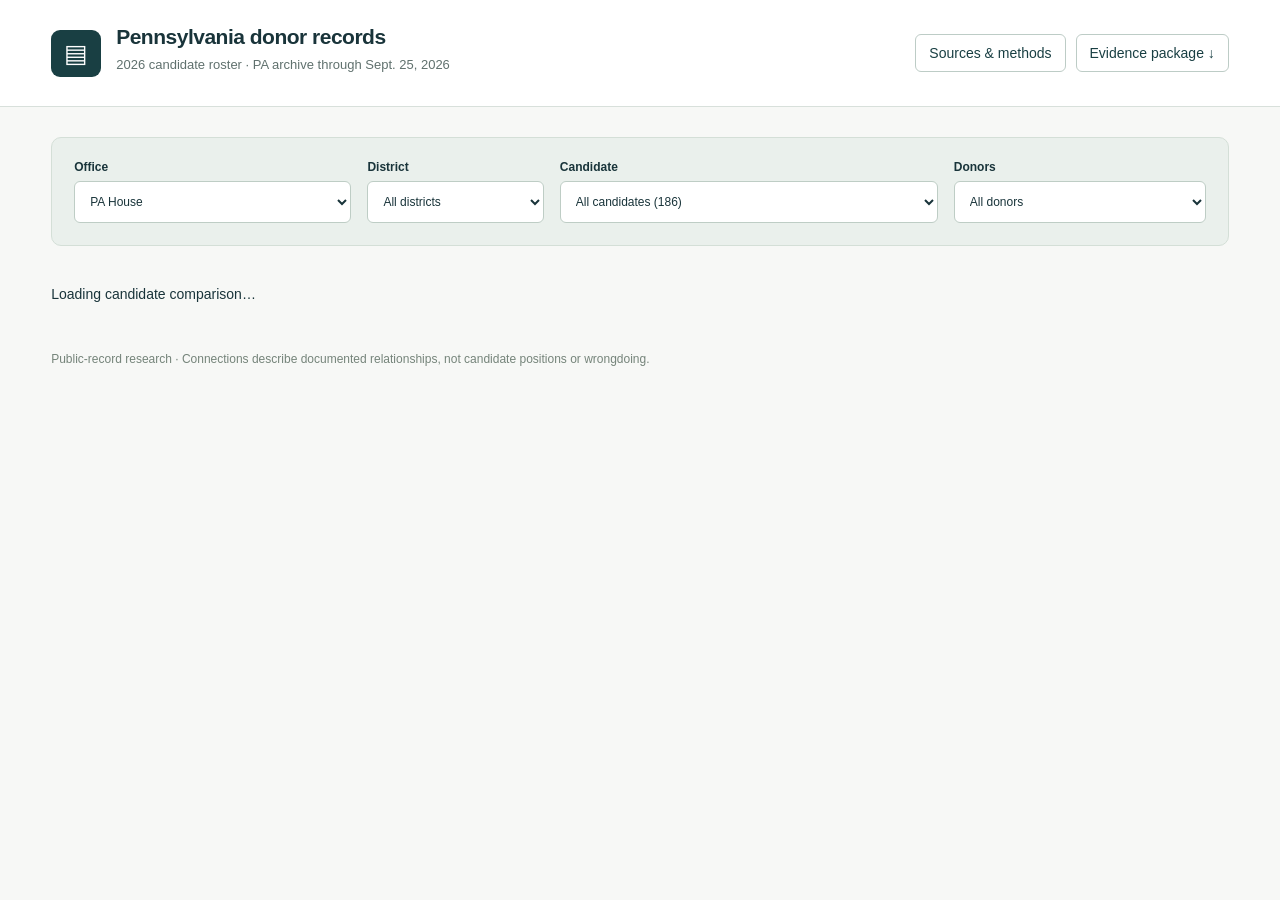
<file: index.html>
<!doctype html>
<html lang="en">
  <head>
    <meta charset="utf-8">
    <meta name="viewport" content="width=device-width, initial-scale=1">
    <meta http-equiv="refresh" content="0; url=docs/">
    <title>Pennsylvania Democratic Candidate Donor Explorer</title>
    <link rel="canonical" href="docs/">
  </head>
  <body>
    <p><a href="docs/">Open the Pennsylvania Democratic Candidate Donor Explorer</a>.</p>
  </body>
</html>
</file>
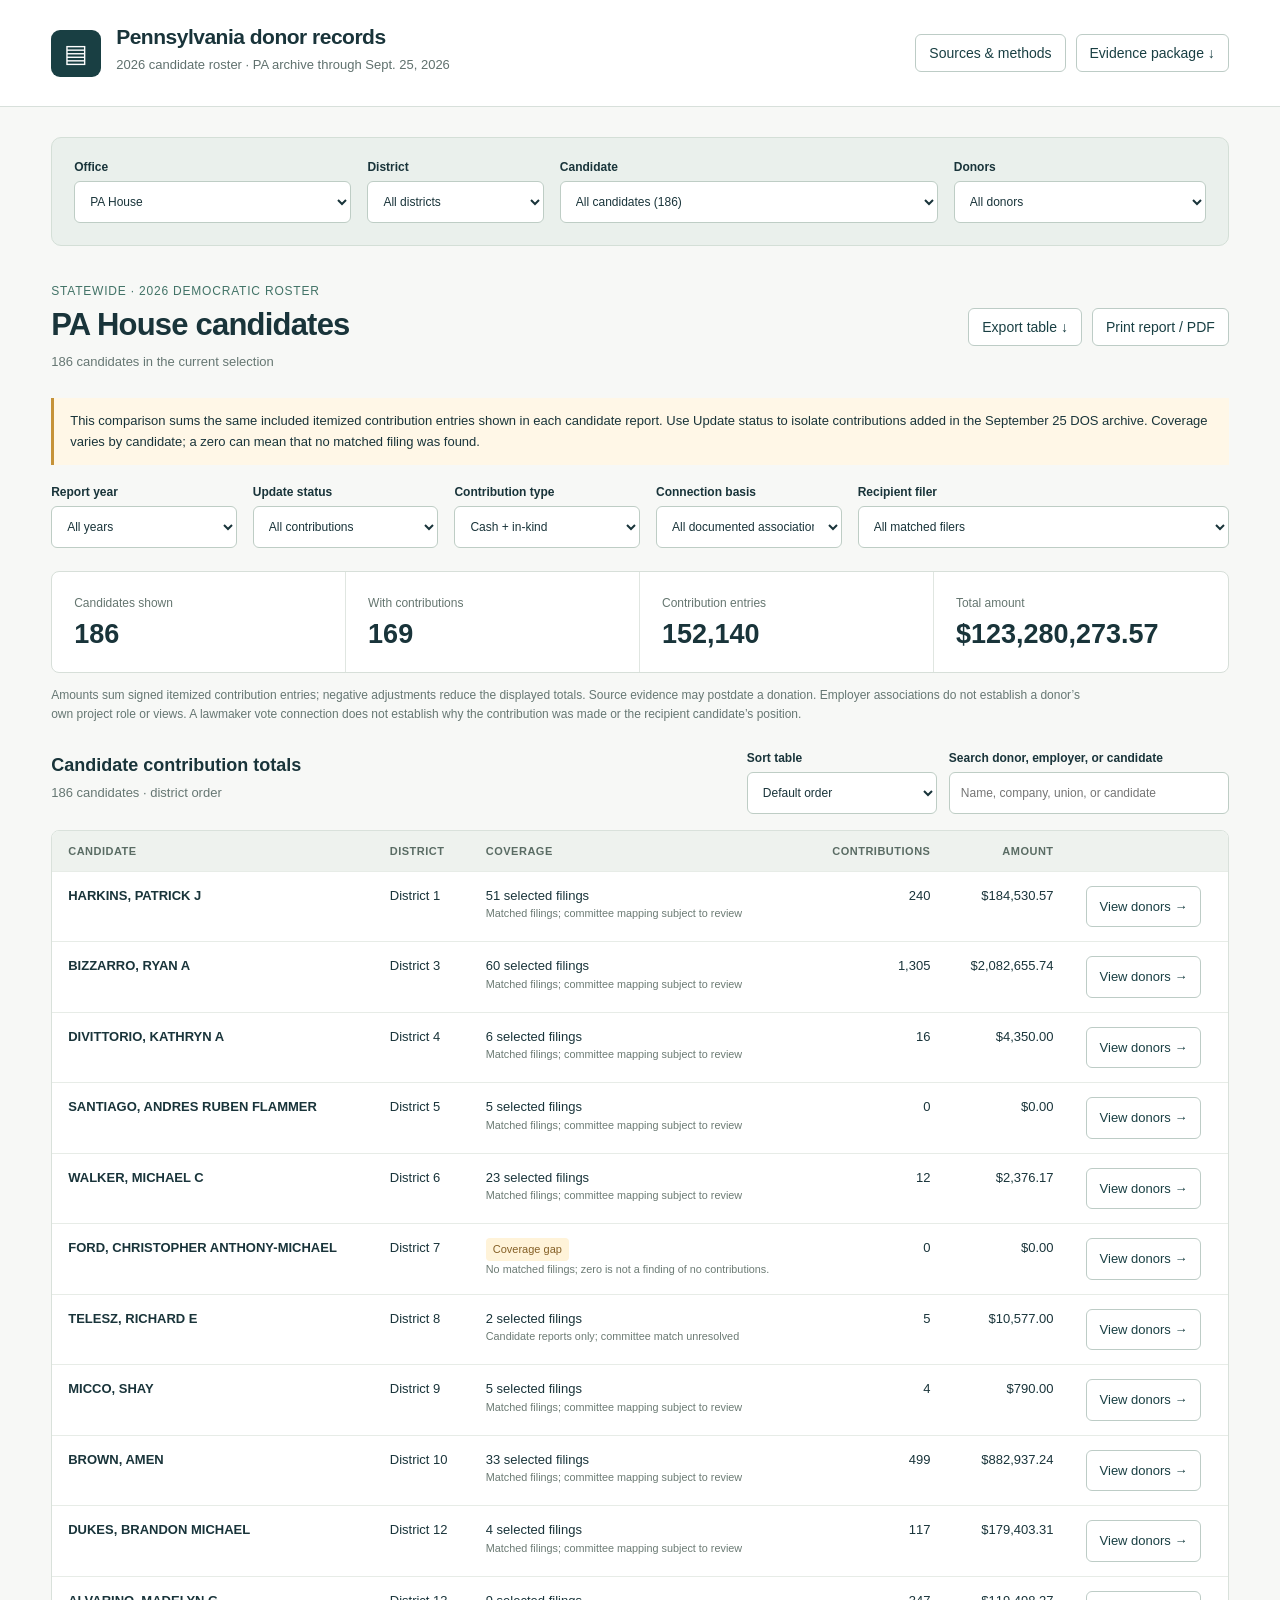
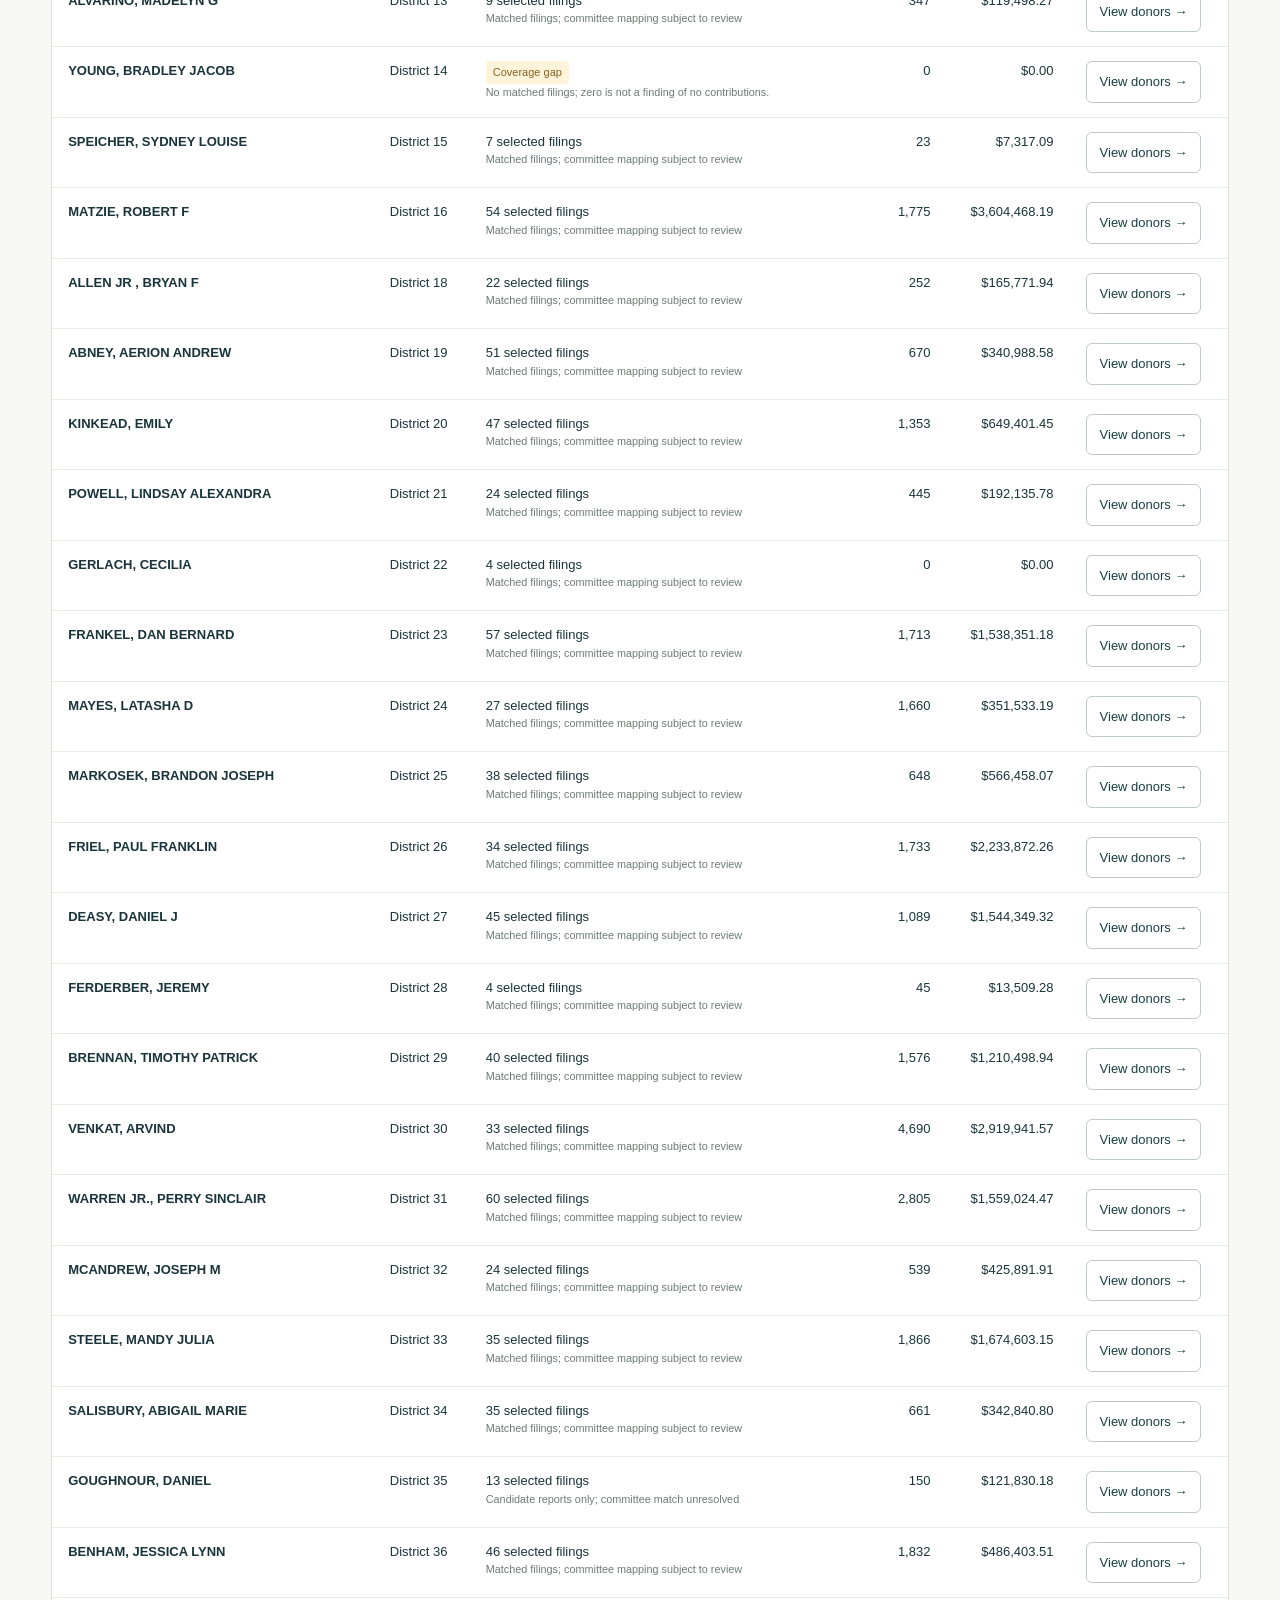
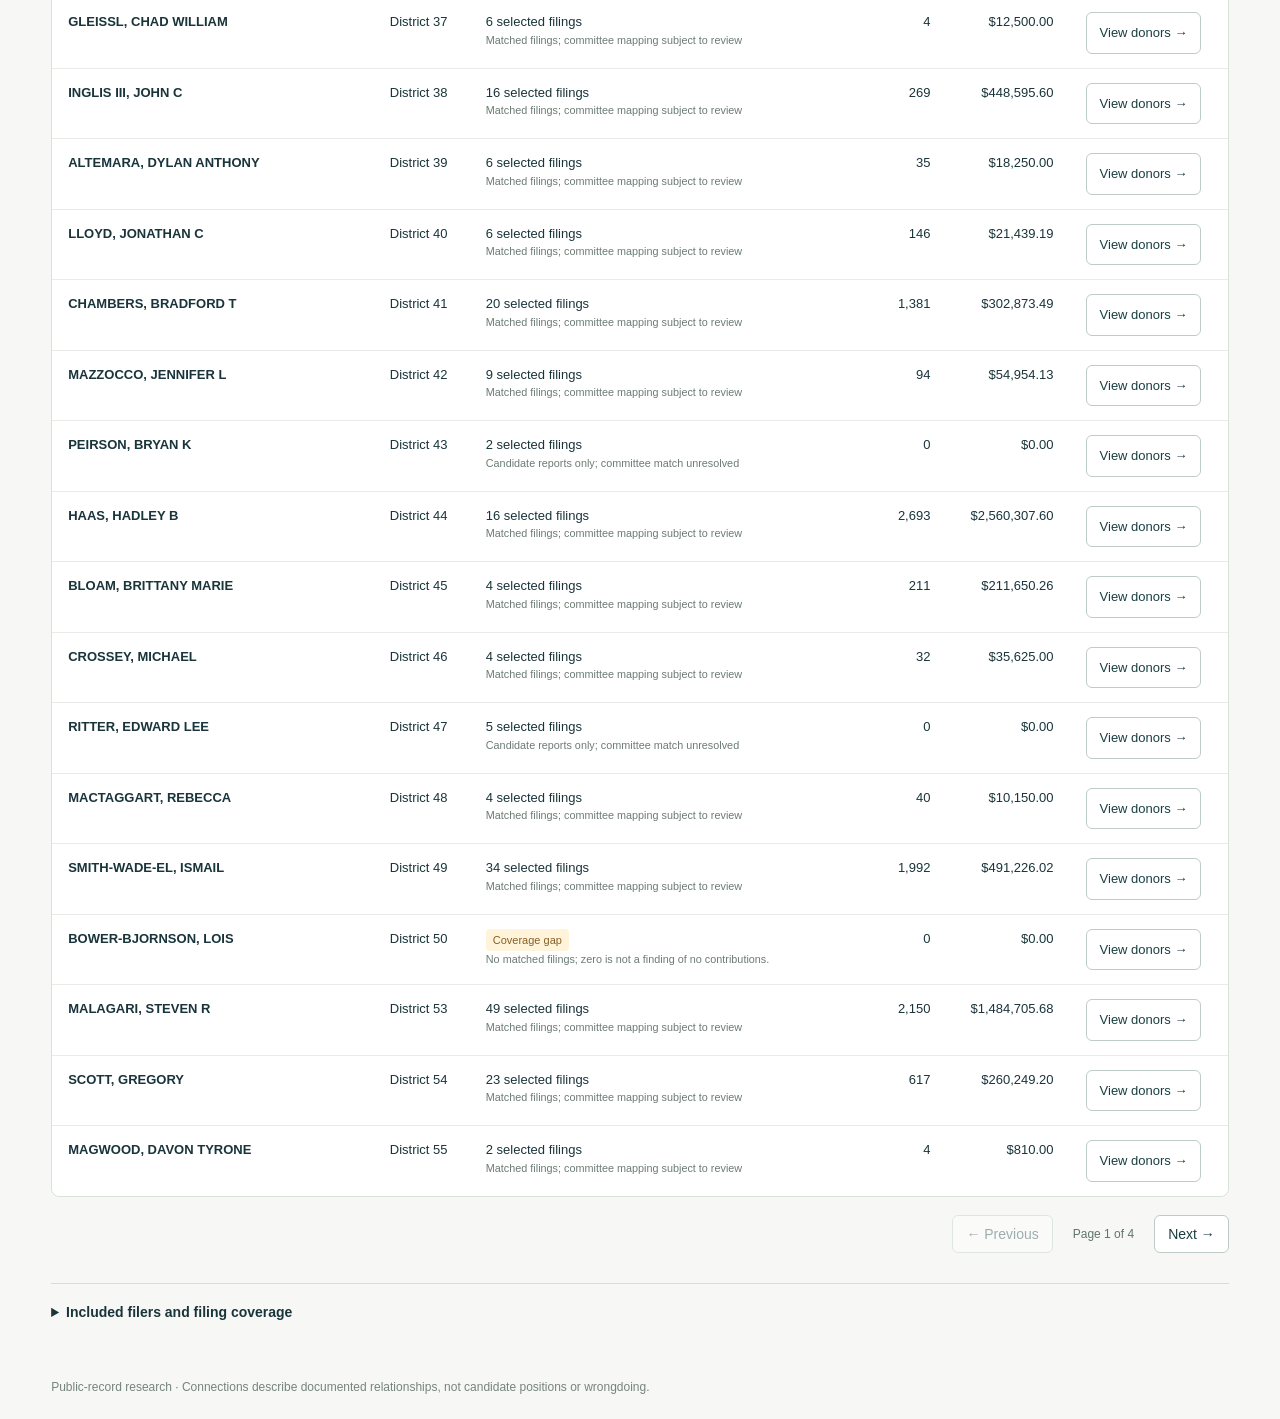
<file: docs/index.html>
<!doctype html><html lang="en"><head><meta charset="utf-8"><meta name="viewport" content="width=device-width,initial-scale=1"><title>Pennsylvania donor records</title><link rel="stylesheet" href="style.css?v=2026-09-25"><link rel="icon" href="data:image/svg+xml,%3Csvg xmlns='http://www.w3.org/2000/svg' viewBox='0 0 40 40'%3E%3Crect width='40' height='40' rx='8' fill='%23143439'/%3E%3Cpath d='M11 10h18v23H11z' fill='white'/%3E%3Cpath d='M15 16h10m-10 5h10m-10 5h6' stroke='%23143439' stroke-width='2'/%3E%3C/svg%3E"></head><body><header><div class="brand"><span class="mark">▤</span><div><h1>Pennsylvania donor records</h1><p>2026 candidate roster · PA archive through Sept. 25, 2026</p></div></div><nav><button id="sourcesButton">Sources & methods</button><a href="evidence/source-packet.zip" download>Evidence package ↓</a></nav></header>
<main><section class="filters" aria-label="Report filters"><label>Office<select id="office"></select></label><label>District<select id="district"></select></label><label class="candidate">Candidate<select id="candidate"></select></label><label>Donors<select id="mode"><option value="all">All donors</option><option value="dc">Data-center connections</option><option value="leads">Research leads</option></select></label></section>
<div id="status" role="status">Loading the candidate directory…</div><section id="report" hidden><div class="report-head"><div><p id="officeLabel" class="eyebrow"></p><h2 id="candidateName"></h2><p id="coverage" class="muted"></p></div><div class="actions"><button id="export">Export contributions ↓</button><button id="print">Print report / PDF</button></div></div><div class="notice" id="notice"></div>
<div class="subfilters"><label>Report year<select id="year"><option value="all">All years</option></select></label><label>Update status<select id="update"><option value="all">All contributions</option><option value="new">New since Sept. 15</option></select></label><label>Contribution type<select id="kind"><option value="all">Cash + in-kind</option><option value="cash">Cash</option><option value="inkind">In-kind</option></select></label><label>Connection basis<select id="basis"><option value="all">All documented associations</option><option value="donor">Contributor / PAC / lawmaker</option><option value="employer">Reported employer</option></select></label><label id="filerLabel">Recipient filer<select id="filer"><option value="all">All matched filers</option></select></label></div>
<div class="metrics" id="metrics"></div><p class="note">Amounts sum signed itemized contribution entries; negative adjustments reduce the displayed totals. Source evidence may postdate a donation. Employer associations do not establish a donor’s own project role or views. A lawmaker vote connection does not establish why the contribution was made or the recipient candidate’s position.</p>
<div class="table-head"><div><h3 id="tableTitle">Donors</h3><p id="rowCount" class="muted"></p></div><div class="table-controls" style="display:flex;align-items:end;gap:12px;flex-wrap:wrap"><label style="min-width:190px">Sort table<select id="sort"><option value="default">Default order</option><option value="amount-desc">Amount: high to low</option><option value="amount-asc">Amount: low to high</option><option value="count-desc">Contributions: high to low</option><option value="count-asc">Contributions: low to high</option><option value="name">Name: A to Z</option></select></label><label class="search">Search donor, employer, or candidate<input id="search" type="search" placeholder="Name, company, union, or candidate"></label></div></div><div class="table-wrap"><table><thead><tr id="tableColumns"><th>Donor as reported</th><th>Location</th><th>Connection</th><th class="num">Contributions</th><th class="num">Amount</th><th></th></tr></thead><tbody id="donors"></tbody></table></div><div class="pager"><button id="prev">← Previous</button><span id="page"></span><button id="next">Next →</button></div>
<details><summary>Included filers and filing coverage</summary><div id="filingCoverage"></div></details></section></main>
<dialog id="detail"><div class="dialog-top"><span>Donor detail</span><button id="closeDetail" aria-label="Close donor detail">Close ×</button></div><div id="detailBody"></div></dialog><dialog id="sources"><div class="dialog-top"><span>Sources & methods</span><button id="closeSources" aria-label="Close sources">Close ×</button></div><div id="sourcesBody"></div></dialog><footer>Public-record research · Connections describe documented relationships, not candidate positions or wrongdoing.</footer><script src="app.js?v=2026-09-25"></script></body></html>
</file>
<file: docs/style.css>
:root{font-family:Inter,-apple-system,BlinkMacSystemFont,'Segoe UI',sans-serif;color:#19343a;background:#f7f8f6;font-size:14px}*{box-sizing:border-box}body{margin:0}header{padding:25px 4vw;border-bottom:1px solid #d8e0db;background:white;display:flex;align-items:center;justify-content:space-between;gap:20px}.brand{display:flex;align-items:center;gap:15px}.mark{background:#193f43;color:#fff;padding:9px 13px;border-radius:9px;font-size:25px}h1{font-size:21px;margin:0 0 6px;font-weight:650;letter-spacing:-.5px}p{margin:6px 0;line-height:1.55}header p{font-size:13px;color:#60716e}nav,.actions{display:flex;gap:10px;align-items:center;flex-wrap:wrap}button,nav a{font:inherit;background:white;border:1px solid #bdccc6;border-radius:6px;padding:10px 13px;color:#193f43;cursor:pointer;text-decoration:none}button:hover,nav a:hover{background:#edf3ef}button:disabled{opacity:.4;cursor:default}button:focus-visible,a:focus-visible,select:focus-visible,input:focus-visible{outline:3px solid #49a79b;outline-offset:3px}main{max-width:1450px;margin:30px auto;padding:0 4vw}.filters{display:grid;grid-template-columns:1.1fr .7fr 1.5fr 1fr;gap:16px;padding:22px;background:#eaf0ec;border:1px solid #d4dfd7;border-radius:10px;margin-bottom:30px}label{font-size:12px;font-weight:600;display:flex;flex-direction:column;gap:7px}select,input{font:inherit;font-weight:400;color:#19343a;background:white;border:1px solid #becdc5;border-radius:6px;padding:11px;width:100%;min-height:42px}h2{font-size:31px;font-weight:620;letter-spacing:-.8px;margin:5px 0 9px}h3{font-size:18px;font-weight:620;margin:0 0 7px}.eyebrow{color:#427367;font-size:12px;text-transform:uppercase;letter-spacing:.8px}.report-head{display:flex;justify-content:space-between;align-items:center;gap:20px}.muted,.note{color:#667773;font-size:13px}.notice{margin:20px 0;background:#fff7e7;border-left:3px solid #c59238;padding:13px 16px;font-size:13px;line-height:1.6}.subfilters{display:flex;gap:16px;flex-wrap:wrap}.subfilters label{flex:1;min-width:140px}.subfilters label:last-child{flex:2}.metrics{display:grid;grid-template-columns:repeat(4,1fr);margin-top:23px;background:white;border:1px solid #d7dfd9;border-radius:8px}.metric{padding:22px;border-right:1px solid #e0e6e1}.metric:last-child{border:0}.metric span{font-size:12px;color:#657670}.metric strong{display:block;font-weight:600;font-size:27px;margin-top:9px;font-variant-numeric:tabular-nums}.note{font-size:12px;margin:13px 0 27px;max-width:1040px}.table-head{display:flex;align-items:center;justify-content:space-between;gap:20px;margin-top:25px;margin-bottom:16px}.search{width:280px}.table-wrap{overflow:auto;background:#fff;border:1px solid #d9e1db;border-radius:8px}table{width:100%;border-collapse:collapse;font-size:13px}th{text-align:left;background:#eef2ee;color:#5a6c64;font-weight:600;font-size:11px;text-transform:uppercase;letter-spacing:.5px;padding:14px 16px;white-space:nowrap}td{padding:14px 16px;border-top:1px solid #e7ece7;vertical-align:top;line-height:1.5}td:first-child{font-weight:550;min-width:190px}td small{display:block;color:#6c7b74;font-weight:400}.num{text-align:right;font-variant-numeric:tabular-nums;white-space:nowrap}.pill{display:inline-block;background:#e9f2ed;border-radius:4px;color:#2d6355;padding:3px 7px;font-size:11px}.lead{background:#fff3d9;color:#856027}.new{background:#e8efff;color:#2b518a;margin-top:4px}.pager{display:flex;gap:20px;align-items:center;justify-content:flex-end;margin:18px 0 30px}.pager span{font-size:12px;color:#607568}details{border-top:1px solid #d4ded7;padding:20px 0}summary{cursor:pointer;font-weight:600}details ul{line-height:1.8;padding-left:20px}a{color:#1e7769}dialog{border:0;border-radius:12px;width:min(1000px,94vw);padding:0;max-height:90vh;box-shadow:0 20px 100px #0004}dialog::backdrop{background:#132c37aa}.dialog-top{position:sticky;top:0;background:white;padding:16px 25px;border-bottom:1px solid #d8e0d9;display:flex;align-items:center;justify-content:space-between;z-index:1;font-weight:600}#detailBody,#sourcesBody{padding:25px}dialog h2{font-size:25px}dialog h3{margin-top:25px}.evidence{border:1px solid #d8e2dc;border-radius:7px;padding:17px;margin:14px 0}.evidence h4{margin:0;font-size:16px}.evidence .muted{font-size:12px}.empty{text-align:center;color:#65756e;padding:40px}footer{margin:40px 4vw 25px;font-size:12px;color:#75847a}#status{padding:10px 0}#status:empty{display:none}.print-only{display:none}@media(max-width:800px){header,.report-head{align-items:flex-start;flex-direction:column}.filters{grid-template-columns:1fr 1fr}.metrics{grid-template-columns:1fr 1fr}.metric{border-bottom:1px solid #e0e6e1}h2{font-size:25px}.table-head{align-items:flex-start;flex-direction:column}.search{width:100%}main{padding:0 20px}.actions{width:100%}}@media print{header nav,.filters,.subfilters,.actions,.search,.pager,footer,button{display:none!important}body,header{background:white}main{max-width:none;padding:0;margin:10px}h2{font-size:21px}.table-wrap{overflow:visible;border:0}th,td{padding:7px;font-size:10px}tr,.evidence{break-inside:avoid}.metrics{border:0}.notice{background:#fff}.note{font-size:10px}dialog[open]{position:static;max-height:none;width:auto;box-shadow:none}body:has(dialog[open])>main,body:has(dialog[open])>header{display:none}.dialog-top{display:none}.print-only{display:block}}
</file>
